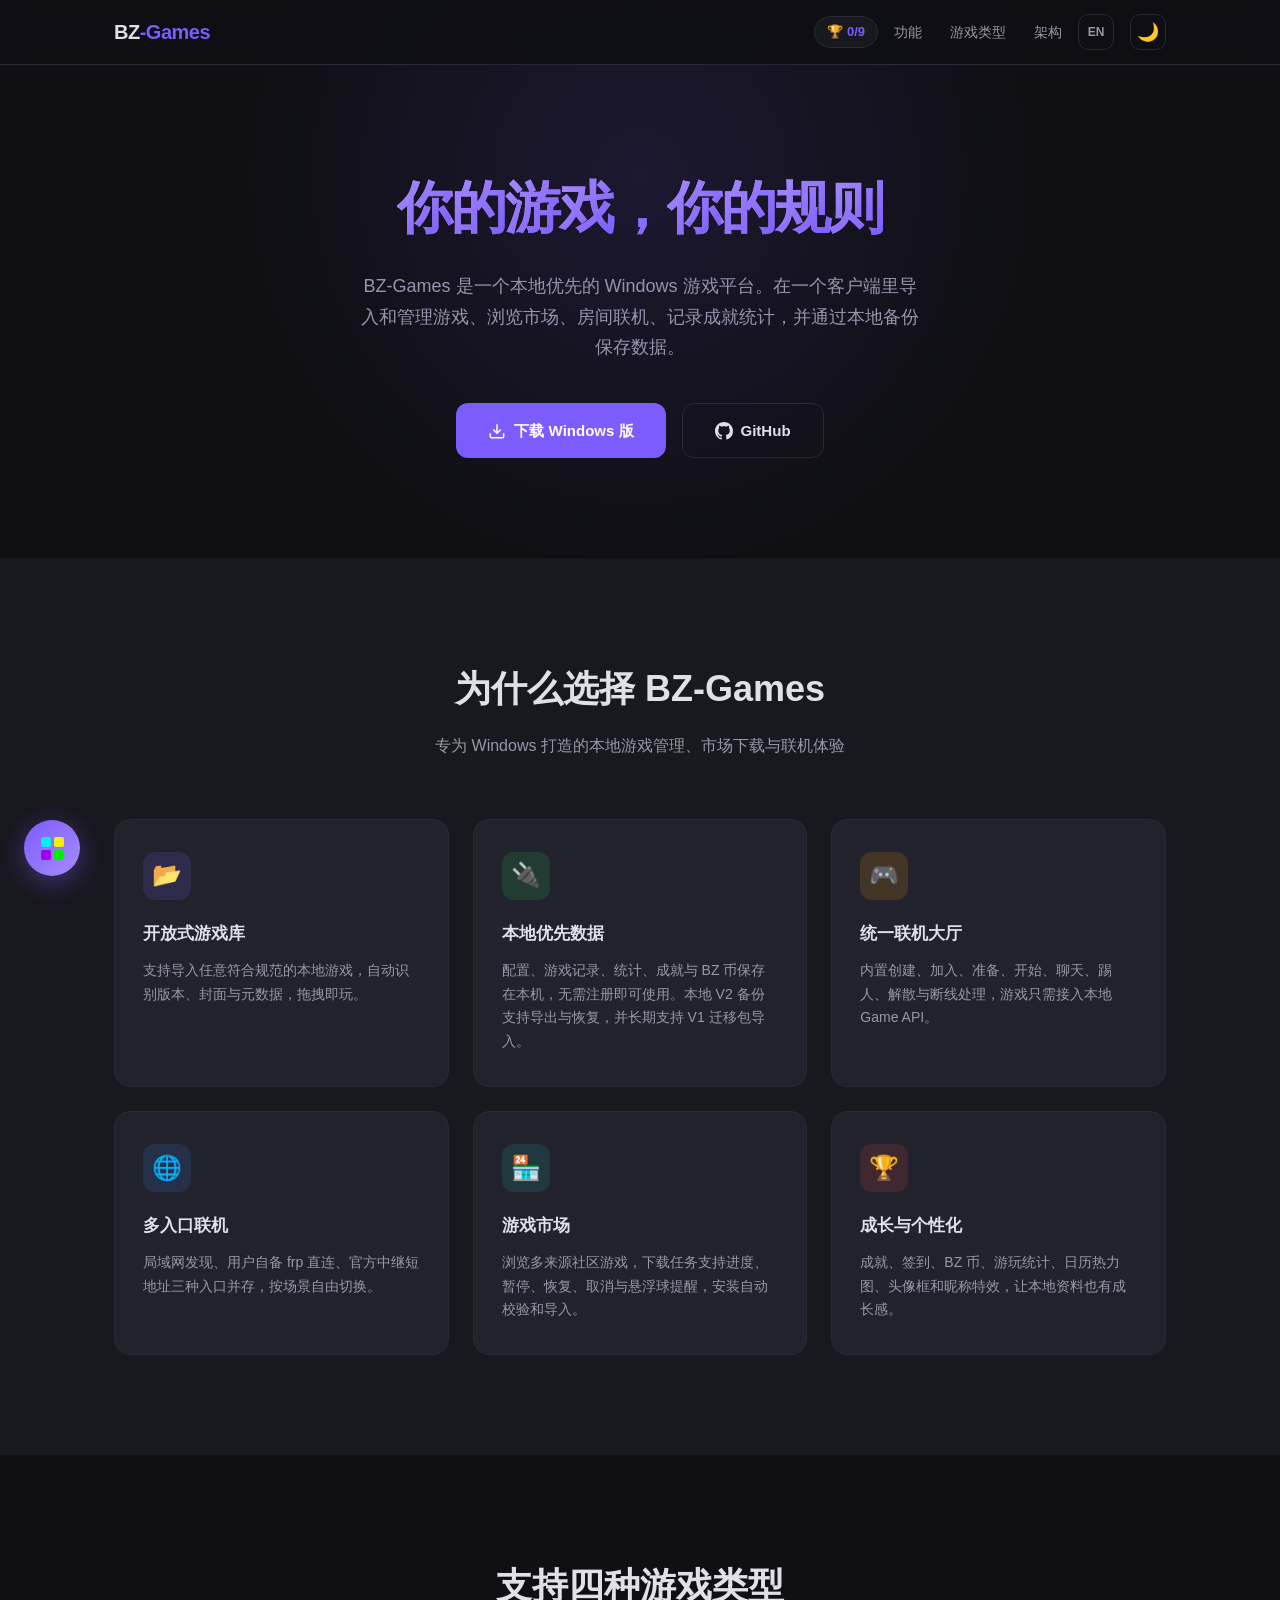
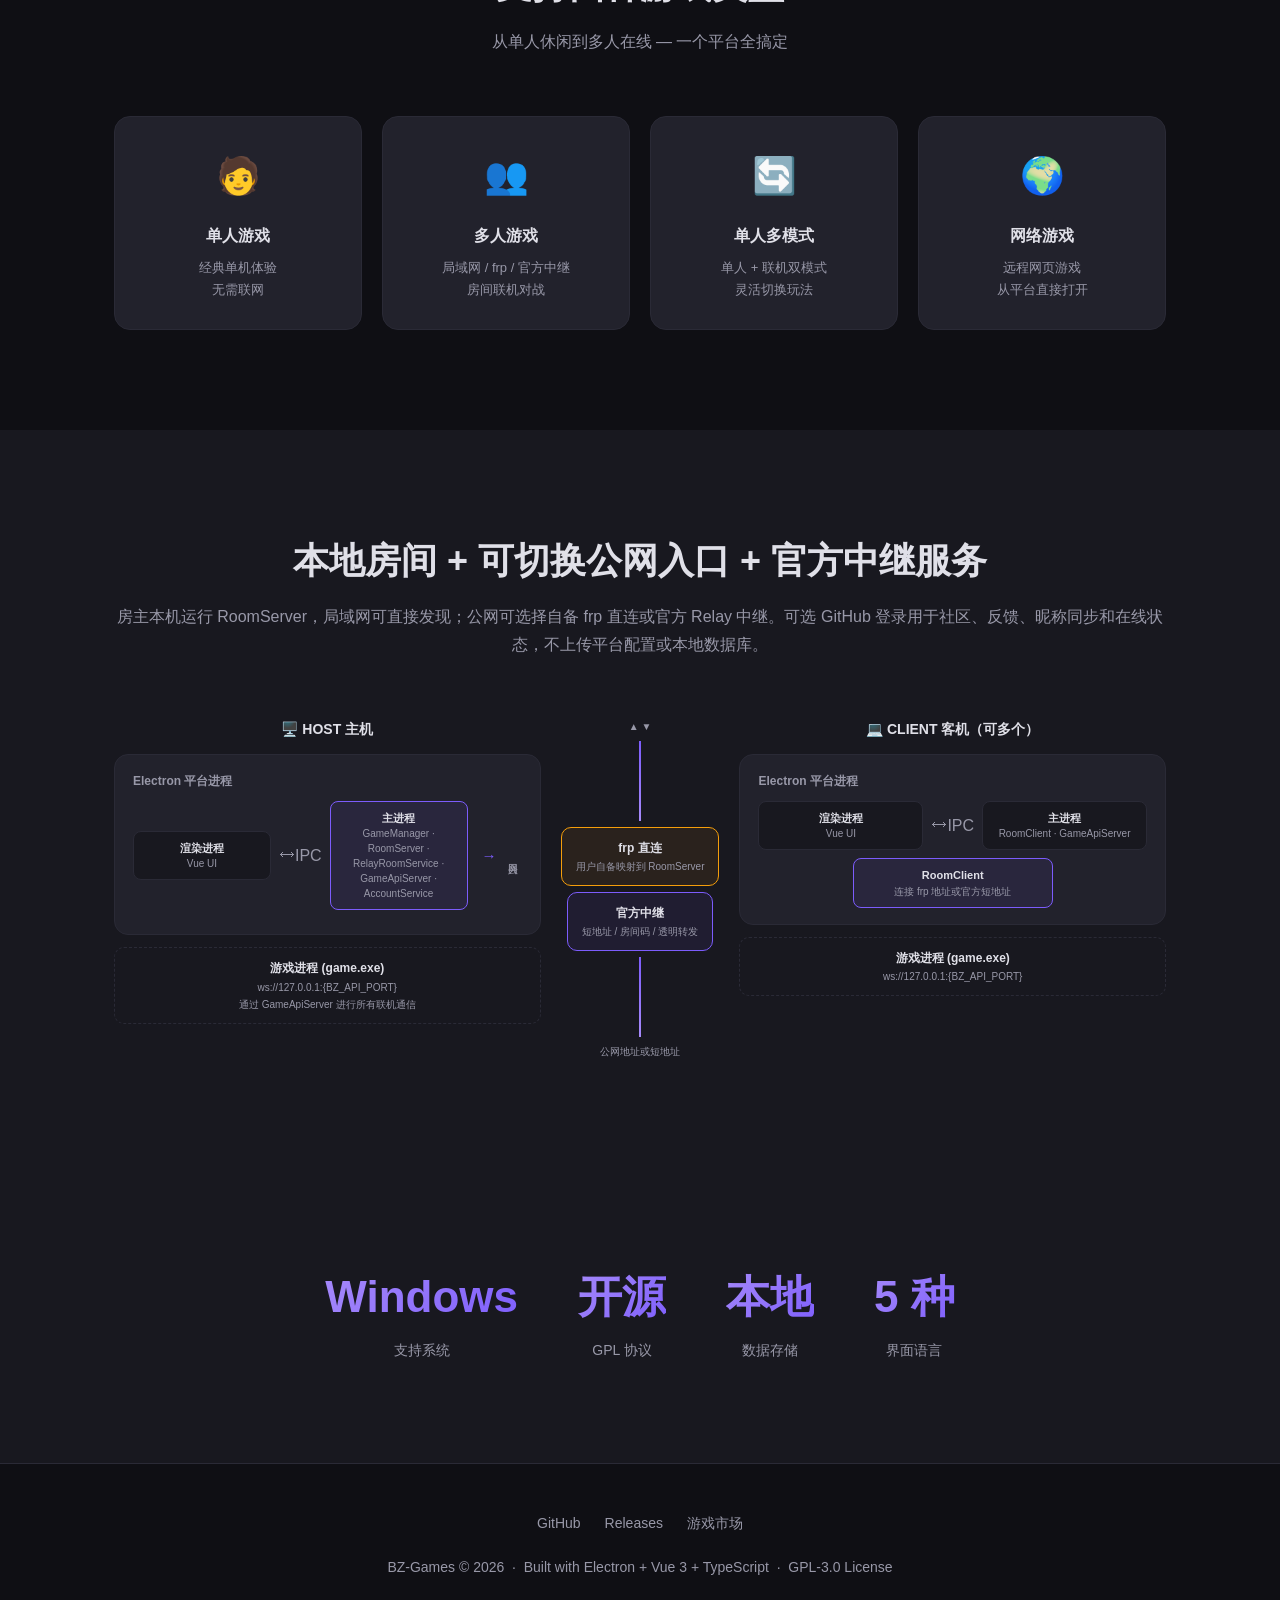
<file: index.html>
<!DOCTYPE html>
<html lang="zh-CN">
<head>
  <meta charset="UTF-8">
  <meta name="viewport" content="width=device-width, initial-scale=1.0">
  <title>BZ-Games — 本地优先的 Windows 游戏平台</title>
  <link rel="icon" type="image/png" href="favicon.png">

  <link rel="stylesheet" href="css/variables.css">
  <link rel="stylesheet" href="css/base.css">
  <link rel="stylesheet" href="css/nav.css">
  <link rel="stylesheet" href="css/hero.css">
  <link rel="stylesheet" href="css/sections.css">
  <link rel="stylesheet" href="css/features.css">
  <link rel="stylesheet" href="css/arch.css">
  <link rel="stylesheet" href="css/types.css">
  <link rel="stylesheet" href="css/stats.css">
  <link rel="stylesheet" href="css/footer.css">
  <link rel="stylesheet" href="css/snake.css">
  <link rel="stylesheet" href="css/counter.css">
  <link rel="stylesheet" href="css/toast.css">
  <link rel="stylesheet" href="css/tetris.css">
  <link rel="stylesheet" href="css/easter-egg.css">
  <link rel="stylesheet" href="css/extras.css">
  <link rel="stylesheet" href="css/responsive.css">
</head>
<body>

<div id="snake-stage"></div>

<nav>
  <div class="container">
    <div class="nav-logo">BZ<span>-Games</span></div>
    <div class="nav-right">
      <ul class="nav-links">
        <li><a href="#features" data-i18n="nav.features">功能</a></li>
        <li><a href="#games" data-i18n="nav.games">游戏类型</a></li>
        <li><a href="#arch" data-i18n="nav.arch">架构</a></li>
      </ul>
      <button class="theme-btn" id="langToggle" data-i18n-title="nav.lang_toggle" title="Switch to English" aria-label="Switch to English" data-i18n="nav.lang_btn">EN</button>
      <button class="theme-btn" id="themeToggle" data-i18n-title="nav.theme_toggle" title="切换主题" aria-label="切换主题">🌙</button>
    </div>
  </div>
</nav>

<header class="hero">
  <div class="container">
    <h1><span data-i18n="hero.title1">你的游戏，</span><span data-i18n="hero.title2">你的规则</span></h1>
    <p data-i18n="hero.desc">BZ-Games 是一个本地优先的 Windows 游戏平台。在一个客户端里导入和管理游戏、浏览市场、房间联机、记录成就统计，并通过本地备份保存数据。</p>
    <div class="hero-buttons">
      <a class="btn btn-primary" href="http://official.bzgames.top/api/v1/releases/latest/download">
        <svg width="18" height="18" viewBox="0 0 24 24" fill="none" stroke="currentColor" stroke-width="2"><path d="M21 15v4a2 2 0 01-2 2H5a2 2 0 01-2-2v-4"/><polyline points="7 10 12 15 17 10"/><line x1="12" y1="15" x2="12" y2="3"/></svg>
        <span data-i18n="hero.download">下载 Windows 版</span>
      </a>
      <a class="btn btn-outline" href="https://github.com/baozha2023/bz-games" target="_blank" rel="noopener noreferrer">
        <svg width="18" height="18" viewBox="0 0 24 24" fill="currentColor"><path d="M12 0C5.37 0 0 5.37 0 12c0 5.31 3.435 9.795 8.205 11.385.6.105.825-.255.825-.57 0-.285-.015-1.23-.015-2.235-3.015.555-3.795-.735-4.035-1.41-.135-.345-.72-1.41-1.23-1.695-.42-.225-1.02-.78-.015-.795.945-.015 1.62.87 1.845 1.23 1.08 1.815 2.805 1.305 3.495.99.105-.78.42-1.305.765-1.605-2.67-.3-5.46-1.335-5.46-5.925 0-1.305.465-2.385 1.23-3.225-.12-.3-.54-1.53.12-3.18 0 0 1.005-.315 3.3 1.23.96-.27 1.98-.405 3-.405s2.04.135 3 .405c2.295-1.56 3.3-1.23 3.3-1.23.66 1.65.24 2.88.12 3.18.765.84 1.23 1.905 1.23 3.225 0 4.605-2.805 5.625-5.475 5.925.435.375.81 1.095.81 2.22 0 1.605-.015 2.895-.015 3.3 0 .315.225.69.825.57A12.02 12.02 0 0024 12c0-6.63-5.37-12-12-12z"/></svg>
        GitHub
      </a>
    </div>
  </div>
</header>

<section id="features" class="features">
  <div class="container">
    <div class="section-header">
      <h2 data-i18n="features.title">为什么选择 BZ-Games</h2>
      <p data-i18n="features.subtitle">专为 Windows 打造的本地游戏管理、市场下载与联机体验</p>
    </div>
    <div class="features-grid">

      <div class="feature-card">
        <div class="feature-icon fi-purple">📂</div>
        <h3 data-i18n="features.card1.title">开放式游戏库</h3>
        <p data-i18n="features.card1.desc">支持导入任意符合规范的本地游戏，自动识别版本、封面与元数据，拖拽即玩。</p>
      </div>

      <div class="feature-card">
        <div class="feature-icon fi-green">🔌</div>
        <h3 data-i18n="features.card2.title">本地优先数据</h3>
        <p data-i18n="features.card2.desc">配置、游戏记录、统计、成就与 BZ 币保存在本机，无需注册即可使用。本地 V2 备份支持导出与恢复，并长期支持 V1 迁移包导入。</p>
      </div>

      <div class="feature-card">
        <div class="feature-icon fi-yellow">🎮</div>
        <h3 data-i18n="features.card3.title">统一联机大厅</h3>
        <p data-i18n="features.card3.desc">内置创建、加入、准备、开始、聊天、踢人、解散与断线处理，游戏只需接入本地 Game API。</p>
      </div>

      <div class="feature-card">
        <div class="feature-icon fi-blue">🌐</div>
        <h3 data-i18n="features.card4.title">多入口联机</h3>
        <p data-i18n="features.card4.desc">局域网发现、用户自备 frp 直连、官方中继短地址三种入口并存，按场景自由切换。</p>
      </div>

      <div class="feature-card">
        <div class="feature-icon fi-teal">🏪</div>
        <h3 data-i18n="features.card5.title">游戏市场</h3>
        <p data-i18n="features.card5.desc">浏览多来源社区游戏，下载任务支持进度、暂停、恢复、取消与悬浮球提醒，安装自动校验和导入。</p>
      </div>

      <div class="feature-card">
        <div class="feature-icon fi-red">🏆</div>
        <h3 data-i18n="features.card6.title">成长与个性化</h3>
        <p data-i18n="features.card6.desc">成就、签到、BZ 币、游玩统计、日历热力图、头像框和昵称特效，让本地资料也有成长感。</p>
      </div>

    </div>
  </div>
</section>

<section id="games">
  <div class="container">
    <div class="section-header">
      <h2 data-i18n="games.title">支持四种游戏类型</h2>
      <p data-i18n="games.subtitle">从单人休闲到多人在线 — 一个平台全搞定</p>
    </div>
    <div class="types-grid">

      <div class="type-card">
        <div class="icon">🧑</div>
        <h3 data-i18n="games.solo.title">单人游戏</h3>
        <p data-i18n-html="games.solo.desc">经典单机体验<br>无需联网</p>
      </div>
      <div class="type-card">
        <div class="icon">👥</div>
        <h3 data-i18n="games.multi.title">多人游戏</h3>
        <p data-i18n-html="games.multi.desc">局域网 / frp / 官方中继<br>房间联机对战</p>
      </div>
      <div class="type-card">
        <div class="icon">🔄</div>
        <h3 data-i18n="games.duo.title">单人多模式</h3>
        <p data-i18n-html="games.duo.desc">单人 + 联机双模式<br>灵活切换玩法</p>
      </div>
      <div class="type-card">
        <div class="icon">🌍</div>
        <h3 data-i18n="games.web.title">网络游戏</h3>
        <p data-i18n-html="games.web.desc">远程网页游戏<br>从平台直接打开</p>
      </div>

    </div>
  </div>
</section>

<section id="arch" style="background: var(--bg2);">
  <div class="container">
    <div class="section-header">
      <h2 data-i18n="arch.title">本地房间 + 可切换公网入口</h2>
      <p data-i18n="arch.subtitle">房主本机运行 RoomServer，局域网可直接发现；公网可选择自备 frp 直连或官方 Relay 中继。可选 GitHub 登录用于社区、反馈、昵称同步和在线状态，不上传平台配置或本地数据库。</p>
    </div>
    <div class="arch-wrapper">

      <div class="arch-column">
        <div class="arch-col-title" data-i18n="arch.host_title">🖥️ HOST 主机</div>
        <div class="arch-block">
          <div class="arch-block-title" data-i18n="arch.electron_platform">Electron 平台进程</div>
          <div class="arch-process-row">
            <div class="arch-module"><span data-i18n="arch.renderer">渲染进程</span><div class="sub">Vue UI</div></div>
            <div class="arch-arrow-h">⟷ IPC</div>
            <div class="arch-module highlight">
              <span data-i18n="arch.main_process">主进程</span>
              <div class="sub">GameManager · RoomServer · RelayRoomService · GameApiServer · AccountService</div>
            </div>
            <div class="arch-arrow-out">→</div>
            <div style="font-size: 10px; color: var(--text2); writing-mode: vertical-rl;" data-i18n="arch.public_entry">公网入口</div>
          </div>
        </div>
        <div class="arch-game-box" style="margin-top: 0;">
          <span data-i18n="arch.game_process">游戏进程 (game.exe)</span>
          <div class="sub">ws://127.0.0.1:{BZ_API_PORT}</div>
          <div class="sub" data-i18n="arch.api_comm">通过 GameApiServer 进行所有联机通信</div>
        </div>
      </div>

      <div class="arch-connector">
        <div class="arch-conn-label">▲ ▼</div>
        <div class="arch-conn-line"></div>
        <div class="arch-conn-box">
          <span data-i18n="arch.frp_title">frp 直连</span>
          <div class="sub" data-i18n="arch.frp_desc">用户自备映射到 RoomServer</div>
        </div>
        <div class="arch-conn-box relay">
          <span data-i18n="arch.relay_title">官方中继</span>
          <div class="sub" data-i18n="arch.relay_desc">短地址 / 房间码 / 透明转发</div>
        </div>
        <div class="arch-conn-line"></div>
        <div class="arch-conn-label" data-i18n="arch.public_addr">公网地址或短地址</div>
      </div>

      <div class="arch-column">
        <div class="arch-col-title" data-i18n="arch.client_title">💻 CLIENT 客机（可多个）</div>
        <div class="arch-block">
          <div class="arch-block-title" data-i18n="arch.electron_platform">Electron 平台进程</div>
          <div class="arch-process-row">
            <div class="arch-module"><span data-i18n="arch.renderer">渲染进程</span><div class="sub">Vue UI</div></div>
            <div class="arch-arrow-h">⟷ IPC</div>
            <div class="arch-module">
              <span data-i18n="arch.main_process">主进程</span>
              <div class="sub">RoomClient · GameApiServer</div>
            </div>
          </div>
          <div class="arch-process-row" style="justify-content: center; margin-bottom: 0;">
            <div class="arch-module highlight" style="max-width: 200px;">
              RoomClient
              <div class="sub" data-i18n="arch.connect_to_host">连接 frp 地址或官方短地址</div>
            </div>
          </div>
        </div>
        <div class="arch-game-box" style="margin-top: 0;">
          <span data-i18n="arch.game_process">游戏进程 (game.exe)</span>
          <div class="sub">ws://127.0.0.1:{BZ_API_PORT}</div>
        </div>
      </div>

    </div>
  </div>
</section>

<section class="stats">
  <div class="container">
    <div class="stats-grid">
      <div class="stat-item">
        <div class="stat-num">Windows</div>
        <div class="stat-label" data-i18n="stats.os">支持系统</div>
      </div>
      <div class="stat-item">
        <div class="stat-num" data-i18n="stats.oss_val">开源</div>
        <div class="stat-label" data-i18n="stats.license">GPL 协议</div>
      </div>
      <div class="stat-item">
        <div class="stat-num" data-i18n="stats.local_val">本地</div>
        <div class="stat-label" data-i18n="stats.storage">数据存储</div>
      </div>
      <div class="stat-item">
        <div class="stat-num" data-i18n="stats.multi_val">5 种</div>
        <div class="stat-label" data-i18n="stats.multilang">界面语言</div>
      </div>
    </div>
  </div>
</section>

<footer>
  <div class="container">
    <div class="footer-links">
      <a href="https://github.com/baozha2023/bz-games" target="_blank" rel="noopener noreferrer">GitHub</a>
      <a href="https://github.com/baozha2023/bz-games/releases" target="_blank" rel="noopener noreferrer">Releases</a>
      <a href="https://github.com/baozha2023/bz-games-market" target="_blank" rel="noopener noreferrer" data-i18n="footer.market">游戏市场</a>
    </div>
    <p>BZ-Games &copy; 2026 &nbsp;·&nbsp; Built with Electron + Vue 3 + TypeScript &nbsp;·&nbsp; GPL-3.0 License</p>
  </div>
</footer>

<script src="js/i18n.js"></script>
<script src="js/snake/config.js"></script>
<script src="js/snake/state.js"></script>
<script src="js/event-bus.js"></script>
<script src="js/snake/Input.js"></script>
<script src="js/snake/Snake.js"></script>
<script src="js/snake/FoodManager.js"></script>
<script src="js/counter.js"></script>
<script src="js/sfx.js"></script>
<script src="js/achievements.js"></script>
<script src="js/easter-egg.js"></script>
<script src="js/logo-click.js"></script>
<script src="js/particles.js"></script>
<script src="js/dev-console.js"></script>
<script src="js/tetris.js"></script>
<script src="js/snake/main.js"></script>
<script src="js/theme.js"></script>
<script src="js/console-art.js"></script>

</body>
</html>
</file>
<file: css/variables.css>
:root {
  --bg: #0f0f14;
  --bg2: #18181f;
  --bg3: #22222c;
  --text: #e0e0e8;
  --text2: #9898a8;
  --accent: #7c5cfc;
  --accent2: #a78bfa;
  --green: #22c55e;
  --yellow: #f59e0b;
  --red: #ef4444;
  --blue: #3b82f6;
  --border: #2a2a36;
  --nav-bg: rgba(15, 15, 20, 0.85);
  --hero-glow: rgba(124, 92, 252, 0.12);
  --card-bg: #22222c;
  --card-hover: rgba(124, 92, 252, 0.08);
}

:root.light {
  --bg: #f5f5f8;
  --bg2: #eaeaef;
  --bg3: #ffffff;
  --text: #1a1a2e;
  --text2: #6b6b80;
  --accent: #7c5cfc;
  --accent2: #6a48e0;
  --border: #dddde5;
  --nav-bg: rgba(245, 245, 248, 0.88);
  --hero-glow: rgba(124, 92, 252, 0.06);
  --card-bg: #ffffff;
  --card-hover: rgba(124, 92, 252, 0.04);
}
</file>
<file: css/base.css>
* {
  margin: 0;
  padding: 0;
  box-sizing: border-box;
}

html {
  scroll-behavior: smooth;
}

body {
  font-family: -apple-system, BlinkMacSystemFont, "Segoe UI", "PingFang SC", "Microsoft YaHei", sans-serif;
  background: var(--bg);
  color: var(--text);
  line-height: 1.7;
  overflow-x: hidden;
}

a {
  color: var(--accent2);
  text-decoration: none;
}

a:hover {
  color: var(--accent);
}

.container {
  max-width: 1100px;
  margin: 0 auto;
  padding: 0 24px;
}

.btn {
  display: inline-flex;
  align-items: center;
  gap: 8px;
  padding: 14px 32px;
  border-radius: 12px;
  font-size: 15px;
  font-weight: 600;
  border: none;
  cursor: pointer;
  transition: all .25s;
}

.btn-primary {
  background: var(--accent);
  color: #fff;
}

.btn-primary:hover {
  background: #6a48e0;
  transform: translateY(-2px);
  box-shadow: 0 8px 30px rgba(124, 92, 252, 0.3);
}

.btn-outline {
  background: transparent;
  color: var(--text);
  border: 1px solid var(--border);
}

.btn-outline:hover {
  border-color: var(--accent);
  color: var(--accent2);
}
</file>
<file: css/nav.css>
nav {
  position: fixed;
  top: 0;
  left: 0;
  right: 0;
  z-index: 100;
  background: var(--nav-bg);
  backdrop-filter: blur(12px);
  border-bottom: 1px solid var(--border);
}

nav .container {
  display: flex;
  align-items: center;
  justify-content: space-between;
  height: 64px;
}

.nav-right {
  display: flex;
  align-items: center;
  gap: 16px;
}

.nav-logo {
  font-size: 20px;
  font-weight: 700;
  color: var(--text);
  letter-spacing: -0.5px;
  cursor: pointer;
  user-select: none;
}

.nav-logo span {
  color: var(--accent);
}

.nav-links {
  display: flex;
  gap: 28px;
  list-style: none;
}

.nav-links a {
  color: var(--text2);
  font-size: 14px;
  transition: color .2s;
}

.nav-links a:hover {
  color: var(--text);
}

.theme-btn {
  background: none;
  border: 1px solid var(--border);
  border-radius: 10px;
  width: 36px;
  height: 36px;
  display: flex;
  align-items: center;
  justify-content: center;
  cursor: pointer;
  color: var(--text2);
  font-size: 18px;
  transition: all .2s;
}

.theme-btn:hover {
  border-color: var(--accent);
  color: var(--text);
}

#langToggle {
  font-size: 12px;
  font-weight: 700;
}
</file>
<file: css/hero.css>
.hero {
  padding: 160px 0 100px;
  text-align: center;
  position: relative;
  overflow: hidden;
}

.hero::before {
  content: "";
  position: absolute;
  top: -40%;
  left: 50%;
  transform: translateX(-50%);
  width: 800px;
  height: 800px;
  background: radial-gradient(circle, var(--hero-glow) 0%, transparent 70%);
  pointer-events: none;
}

.hero h1 {
  font-size: 56px;
  font-weight: 800;
  letter-spacing: -2px;
  margin-bottom: 16px;
  position: relative;
}

.hero h1 span {
  background: linear-gradient(135deg, var(--accent2), var(--accent));
  -webkit-background-clip: text;
  -webkit-text-fill-color: transparent;
}

.hero p {
  color: var(--text2);
  font-size: 18px;
  max-width: 560px;
  margin: 0 auto 40px;
}

.hero-buttons {
  display: flex;
  gap: 16px;
  justify-content: center;
  flex-wrap: wrap;
  position: relative;
}
</file>
<file: css/sections.css>
section {
  padding: 100px 0;
}

.section-header {
  text-align: center;
  margin-bottom: 60px;
}

.section-header h2 {
  font-size: 36px;
  font-weight: 700;
  margin-bottom: 12px;
}

.section-header p {
  color: var(--text2);
  font-size: 16px;
}
</file>
<file: css/features.css>
.features {
  background: var(--bg2);
}

.features-grid {
  display: grid;
  grid-template-columns: repeat(3, 1fr);
  gap: 24px;
}

.feature-card {
  background: var(--card-bg);
  border: 1px solid var(--border);
  border-radius: 16px;
  padding: 32px 28px;
  transition: border-color .3s, transform .3s;
}

.feature-card:hover {
  border-color: var(--accent);
  transform: translateY(-4px);
}

.feature-card h3 {
  font-size: 17px;
  margin-bottom: 10px;
}

.feature-card p {
  color: var(--text2);
  font-size: 14px;
}

.feature-icon {
  width: 48px;
  height: 48px;
  border-radius: 12px;
  display: flex;
  align-items: center;
  justify-content: center;
  font-size: 24px;
  margin-bottom: 20px;
}

.fi-purple { background: rgba(124, 92, 252, 0.15); color: var(--accent2); }
.fi-green  { background: rgba(34, 197, 94, 0.15);  color: var(--green); }
.fi-yellow { background: rgba(245, 158, 11, 0.15); color: var(--yellow); }
.fi-blue   { background: rgba(59, 130, 246, 0.15); color: var(--blue); }
.fi-red    { background: rgba(239, 68, 68, 0.15);   color: var(--red); }
.fi-teal   { background: rgba(20, 184, 166, 0.15);  color: #14b8a6; }
</file>
<file: css/arch.css>
.arch-wrapper {
  display: flex;
  gap: 20px;
  align-items: flex-start;
  justify-content: center;
}

.arch-column {
  flex: 1;
  max-width: 460px;
}

.arch-col-title {
  text-align: center;
  font-weight: 700;
  font-size: 14px;
  margin-bottom: 12px;
  color: var(--text);
}

.arch-block {
  background: var(--card-bg);
  border: 1px solid var(--border);
  border-radius: 14px;
  padding: 16px 18px;
  margin-bottom: 12px;
}

.arch-block-title {
  font-size: 12px;
  font-weight: 600;
  color: var(--text2);
  margin-bottom: 10px;
}

.arch-process-row {
  display: flex;
  gap: 8px;
  align-items: center;
  margin-bottom: 8px;
}

.arch-module {
  flex: 1;
  text-align: center;
  padding: 8px 6px;
  border-radius: 8px;
  font-size: 11px;
  font-weight: 600;
  line-height: 1.5;
  border: 1px solid var(--border);
  background: var(--bg2);
}

.arch-module .sub {
  color: var(--text2);
  font-size: 10px;
  font-weight: 400;
  display: block;
}

.arch-module.highlight {
  border-color: var(--accent);
  background: var(--card-hover);
}

.arch-arrow-h {
  color: var(--text2);
  font-size: 16px;
  flex-shrink: 0;
  display: flex;
  align-items: center;
}

.arch-arrow-out {
  color: var(--accent);
  font-size: 15px;
  font-weight: 700;
  flex-shrink: 0;
  display: flex;
  align-items: center;
  margin-left: 6px;
}

.arch-game-box {
  text-align: center;
  padding: 10px;
  border-radius: 10px;
  font-size: 12px;
  font-weight: 600;
  border: 1px dashed var(--border);
  background: var(--bg2);
  color: var(--text);
}

.arch-game-box .sub {
  color: var(--text2);
  font-size: 10px;
  font-weight: 400;
  display: block;
}

.arch-connector {
  display: flex;
  flex-direction: column;
  align-items: center;
  justify-content: center;
  min-width: 140px;
  flex-shrink: 0;
  gap: 6px;
}

.arch-conn-line {
  width: 2px;
  height: 80px;
  background: linear-gradient(to bottom, var(--accent), var(--accent2));
}

.arch-conn-box {
  text-align: center;
  padding: 10px 14px;
  border-radius: 10px;
  font-size: 12px;
  font-weight: 600;
  border: 1px solid var(--yellow);
  background: rgba(245, 158, 11, 0.08);
  color: var(--text);
}

.arch-conn-box.relay {
  border-color: var(--accent);
  background: rgba(124, 92, 252, 0.08);
}

.arch-conn-box .sub {
  color: var(--text2);
  font-size: 10px;
  font-weight: 400;
  display: block;
}

.arch-conn-label {
  color: var(--text2);
  font-size: 10px;
  text-align: center;
}
</file>
<file: css/types.css>
.types-grid {
  display: grid;
  grid-template-columns: repeat(4, 1fr);
  gap: 20px;
}

.type-card {
  background: var(--card-bg);
  border: 1px solid var(--border);
  border-radius: 16px;
  padding: 28px 24px;
  text-align: center;
  transition: border-color .3s;
}

.type-card:hover {
  border-color: var(--accent);
}

.type-card .icon {
  font-size: 36px;
  margin-bottom: 16px;
}

.type-card h3 {
  font-size: 16px;
  margin-bottom: 8px;
}

.type-card p {
  color: var(--text2);
  font-size: 13px;
}
</file>
<file: css/stats.css>
.stats {
  background: var(--bg2);
}

.stats-grid {
  display: flex;
  justify-content: center;
  gap: 60px;
  flex-wrap: wrap;
}

.stat-item {
  text-align: center;
}

.stat-num {
  font-size: 44px;
  font-weight: 800;
  background: linear-gradient(135deg, var(--accent2), var(--accent));
  -webkit-background-clip: text;
  -webkit-text-fill-color: transparent;
}

.stat-label {
  color: var(--text2);
  font-size: 14px;
  margin-top: 4px;
}
</file>
<file: css/footer.css>
footer {
  border-top: 1px solid var(--border);
  padding: 48px 0;
  text-align: center;
  color: var(--text2);
  font-size: 14px;
}

footer .container {
  display: flex;
  flex-direction: column;
  align-items: center;
  gap: 20px;
}

.footer-links {
  display: flex;
  gap: 24px;
}

.footer-links a {
  color: var(--text2);
}

.footer-links a:hover {
  color: var(--text);
}
</file>
<file: css/snake.css>
#snake-stage {
  position: fixed;
  top: 0;
  left: 0;
  width: 100%;
  height: 100%;
  z-index: 101;
  pointer-events: none;
  overflow: hidden;
}

.snake-seg {
  position: absolute;
  background: var(--accent2);
  transition: none;
}

.snake-head {
  background: var(--accent);
  z-index: 2;
  border: 2px solid rgba(255, 255, 255, 0.4);
}

.snake-word {
  display: inline;
}

.snake-word-group {
  display: inline;
}

.snake-eaten.snake-eaten {
  opacity: 0 !important;
  visibility: hidden !important;
  pointer-events: none !important;
  transform: scale(0.95);
  transition: opacity 0.3s ease, transform 0.3s ease, visibility 0.3s ease;
}
</file>
<file: css/counter.css>
.eat-counter {
  display: none;
  align-items: center;
  gap: 4px;
  font-size: 13px;
  font-weight: 600;
  color: var(--accent);
  padding: 4px 12px;
  border: 1px solid var(--border);
  border-radius: 20px;
  background: var(--bg2);
  white-space: nowrap;
  user-select: none;
}

.eat-counter.eat-counter-show,
.eat-counter.nav-ach-count {
  display: flex;
}
</file>
<file: css/toast.css>
.toast-container {
  position: fixed;
  bottom: 24px;
  right: 24px;
  z-index: 10000;
  display: flex;
  flex-direction: column;
  gap: 10px;
  pointer-events: none;
}

.toast {
  display: flex;
  align-items: center;
  gap: 12px;
  background: var(--bg3);
  border: 1px solid var(--border);
  border-radius: 12px;
  padding: 14px 20px;
  box-shadow: 0 8px 32px rgba(0, 0, 0, 0.3);
  transform: translateX(120%);
  opacity: 0;
  transition: transform 0.35s cubic-bezier(0.22, 0.61, 0.36, 1), opacity 0.35s ease;
  min-width: 220px;
}

.toast.toast-show {
  transform: translateX(0);
  opacity: 1;
}

.toast-icon {
  font-size: 28px;
  flex-shrink: 0;
}

.toast-body {
  display: flex;
  flex-direction: column;
  gap: 2px;
}

.toast-title {
  font-size: 15px;
  font-weight: 700;
  color: var(--text);
}

.toast-sub {
  font-size: 12px;
  color: var(--text2);
}
</file>
<file: css/tetris.css>
.tetris-panel {
  position: fixed;
  bottom: 24px;
  left: 24px;
  z-index: 250;
  user-select: none;
}

.tetris-bubble {
  position: relative;
  width: 56px;
  height: 56px;
  background: linear-gradient(135deg, var(--accent), #a78bfa);
  border-radius: 50%;
  display: flex;
  align-items: center;
  justify-content: center;
  cursor: pointer;
  box-shadow: 0 6px 24px rgba(124, 92, 252, 0.4);
  transition: transform 0.25s ease, box-shadow 0.25s ease;
  animation: tetris-breathe 3s ease-in-out infinite;
}

@keyframes tetris-breathe {
  0%, 100% { box-shadow: 0 6px 24px rgba(124, 92, 252, 0.4); }
  50% { box-shadow: 0 6px 36px rgba(124, 92, 252, 0.65); }
}

.tetris-bubble:hover {
  transform: scale(1.12);
  box-shadow: 0 8px 32px rgba(124, 92, 252, 0.6);
  animation: none;
}

.tetris-logo {
  display: grid;
  grid-template-columns: 10px 10px;
  grid-template-rows: 10px 10px;
  gap: 3px;
}

.tl-block {
  display: block;
  border-radius: 2px;
}

.tl-cyan { background: #00f0f0; }
.tl-yellow { background: #f0f000; }
.tl-purple { background: #a000f0; }
.tl-green { background: #00f000; }

.tetris-body {
  display: none;
  background: var(--bg3);
  border: 1px solid var(--border);
  border-radius: 16px;
  padding: 14px;
  box-shadow: 0 8px 40px rgba(0, 0, 0, 0.4);
  flex-direction: column;
  gap: 10px;
}

.tetris-panel.tetris-open .tetris-body {
  display: flex;
}

.tetris-panel.tetris-open .tetris-bubble {
  display: none;
}

.tetris-header {
  display: flex;
  align-items: center;
  justify-content: space-between;
  gap: 12px;
}

.tetris-title {
  font-size: 13px;
  font-weight: 700;
  color: var(--text);
}

.tetris-score {
  font-size: 13px;
  font-weight: 600;
  color: var(--accent);
}

.tetris-close {
  background: none;
  border: none;
  color: var(--text2);
  font-size: 18px;
  cursor: pointer;
  padding: 0 4px;
  line-height: 1;
}

.tetris-close:hover { color: var(--text); }

.tetris-board {
  display: grid;
  grid-template-columns: repeat(10, 18px);
  grid-template-rows: repeat(16, 18px);
  gap: 1px;
  background: var(--bg);
  border: 1px solid var(--border);
  border-radius: 4px;
  padding: 1px;
}

.tetris-cell {
  width: 18px;
  height: 18px;
  background: var(--bg2);
  border-radius: 1px;
  transition: background 0.05s ease, opacity 0.3s ease;
}

.tetris-controls {
  display: flex;
  gap: 6px;
  justify-content: center;
}

.tetris-btn {
  width: 36px;
  height: 36px;
  background: var(--bg2);
  border: 1px solid var(--border);
  border-radius: 8px;
  color: var(--text);
  font-size: 14px;
  cursor: pointer;
  display: flex;
  align-items: center;
  justify-content: center;
  transition: background 0.15s ease;
  -webkit-tap-highlight-color: transparent;
  touch-action: manipulation;
}

.tetris-btn:hover { background: var(--card-hover); }
.tetris-btn:active { background: var(--accent); color: #fff; }
</file>
<file: css/easter-egg.css>
.easter-egg-overlay {
  position: fixed;
  inset: 0;
  z-index: 500;
  background: rgba(0, 0, 0, 0.85);
  display: flex;
  align-items: center;
  justify-content: center;
  opacity: 0;
  pointer-events: none;
  transition: opacity 0.4s ease;
}

.easter-egg-overlay.easter-egg-visible {
  opacity: 1;
  pointer-events: auto;
}

.easter-egg-box {
  text-align: center;
}

.easter-egg-art {
  font-family: "Courier New", "Consolas", monospace;
  font-size: 13px;
  line-height: 1.25;
  color: #a78bfa;
  white-space: pre;
  text-shadow: 0 0 12px rgba(124, 92, 252, 0.5);
  user-select: none;
}
</file>
<file: css/extras.css>
.dev-console-overlay {
  position: fixed;
  inset: 0;
  z-index: 400;
  background: rgba(0, 0, 0, 0.5);
  display: flex;
  align-items: center;
  justify-content: center;
  opacity: 0;
  pointer-events: none;
  transition: opacity 0.2s ease;
}

.dev-console-overlay.dev-console-visible {
  opacity: 1;
  pointer-events: auto;
}

.dev-console {
  width: 520px;
  max-width: 90vw;
  max-height: 70vh;
  background: #1a1a24;
  border: 1px solid #3a3a4a;
  border-radius: 12px;
  display: flex;
  flex-direction: column;
  box-shadow: 0 16px 48px rgba(0, 0, 0, 0.5);
  overflow: hidden;
  font-family: "Courier New", "Consolas", monospace;
  font-size: 13px;
}

.dev-console-header {
  display: flex;
  align-items: center;
  justify-content: space-between;
  padding: 10px 14px;
  background: #12121c;
  border-bottom: 1px solid #3a3a4a;
  color: #aaa;
  font-size: 12px;
  font-weight: 600;
}

.dev-console-close {
  background: none;
  border: none;
  color: #888;
  font-size: 18px;
  cursor: pointer;
  padding: 0 4px;
  line-height: 1;
}

.dev-console-close:hover { color: #e0e0e0; }

.dev-console-output {
  flex: 1;
  overflow-y: auto;
  padding: 10px 14px;
  min-height: 120px;
  max-height: 300px;
  line-height: 1.4;
}

.dev-console-output > div {
  white-space: pre-wrap;
  word-break: break-all;
}

.dev-console-input-line { color: #a78bfa; }
.dev-console-info { color: #aaa; }
.dev-console-success { color: #22c55e; }
.dev-console-error { color: #ef4444; }

.dev-console-input-row {
  display: flex;
  align-items: center;
  gap: 8px;
  padding: 8px 14px;
  border-top: 1px solid #3a3a4a;
  background: #12121c;
}

.dev-console-prompt {
  color: #7c5cfc;
  font-weight: 700;
}

.dev-console-input {
  flex: 1;
  background: none;
  border: none;
  outline: none;
  color: #e0e0e8;
  font-family: inherit;
  font-size: 13px;
  caret-color: #7c5cfc;
}

.logo-explosion-stage {
  position: absolute;
  top: 0;
  left: 0;
  z-index: 450;
  pointer-events: none;
}

.logo-char {
  position: absolute;
  pointer-events: none;
  will-change: left, top, transform;
}
</file>
<file: css/responsive.css>
@media (max-width: 768px) {
  .hero h1 {
    font-size: 36px;
  }

  .features-grid {
    grid-template-columns: 1fr;
  }

  .types-grid {
    grid-template-columns: repeat(2, 1fr);
  }

  .nav-links {
    display: none;
  }

  .arch-wrapper {
    flex-direction: column;
    align-items: center;
  }

  .arch-column {
    max-width: 100%;
  }

  .arch-connector {
    flex-direction: row;
    flex-wrap: wrap;
    max-width: 100%;
    min-width: auto;
    gap: 10px;
  }

  .arch-conn-line {
    width: 60px;
    height: 2px;
  }

  #snake-stage {
    display: none;
  }

  .particle-stage {
    display: none !important;
  }

  .logo-explosion-stage {
    display: none !important;
  }

  .eat-counter {
    display: none !important;
  }
}
</file>
